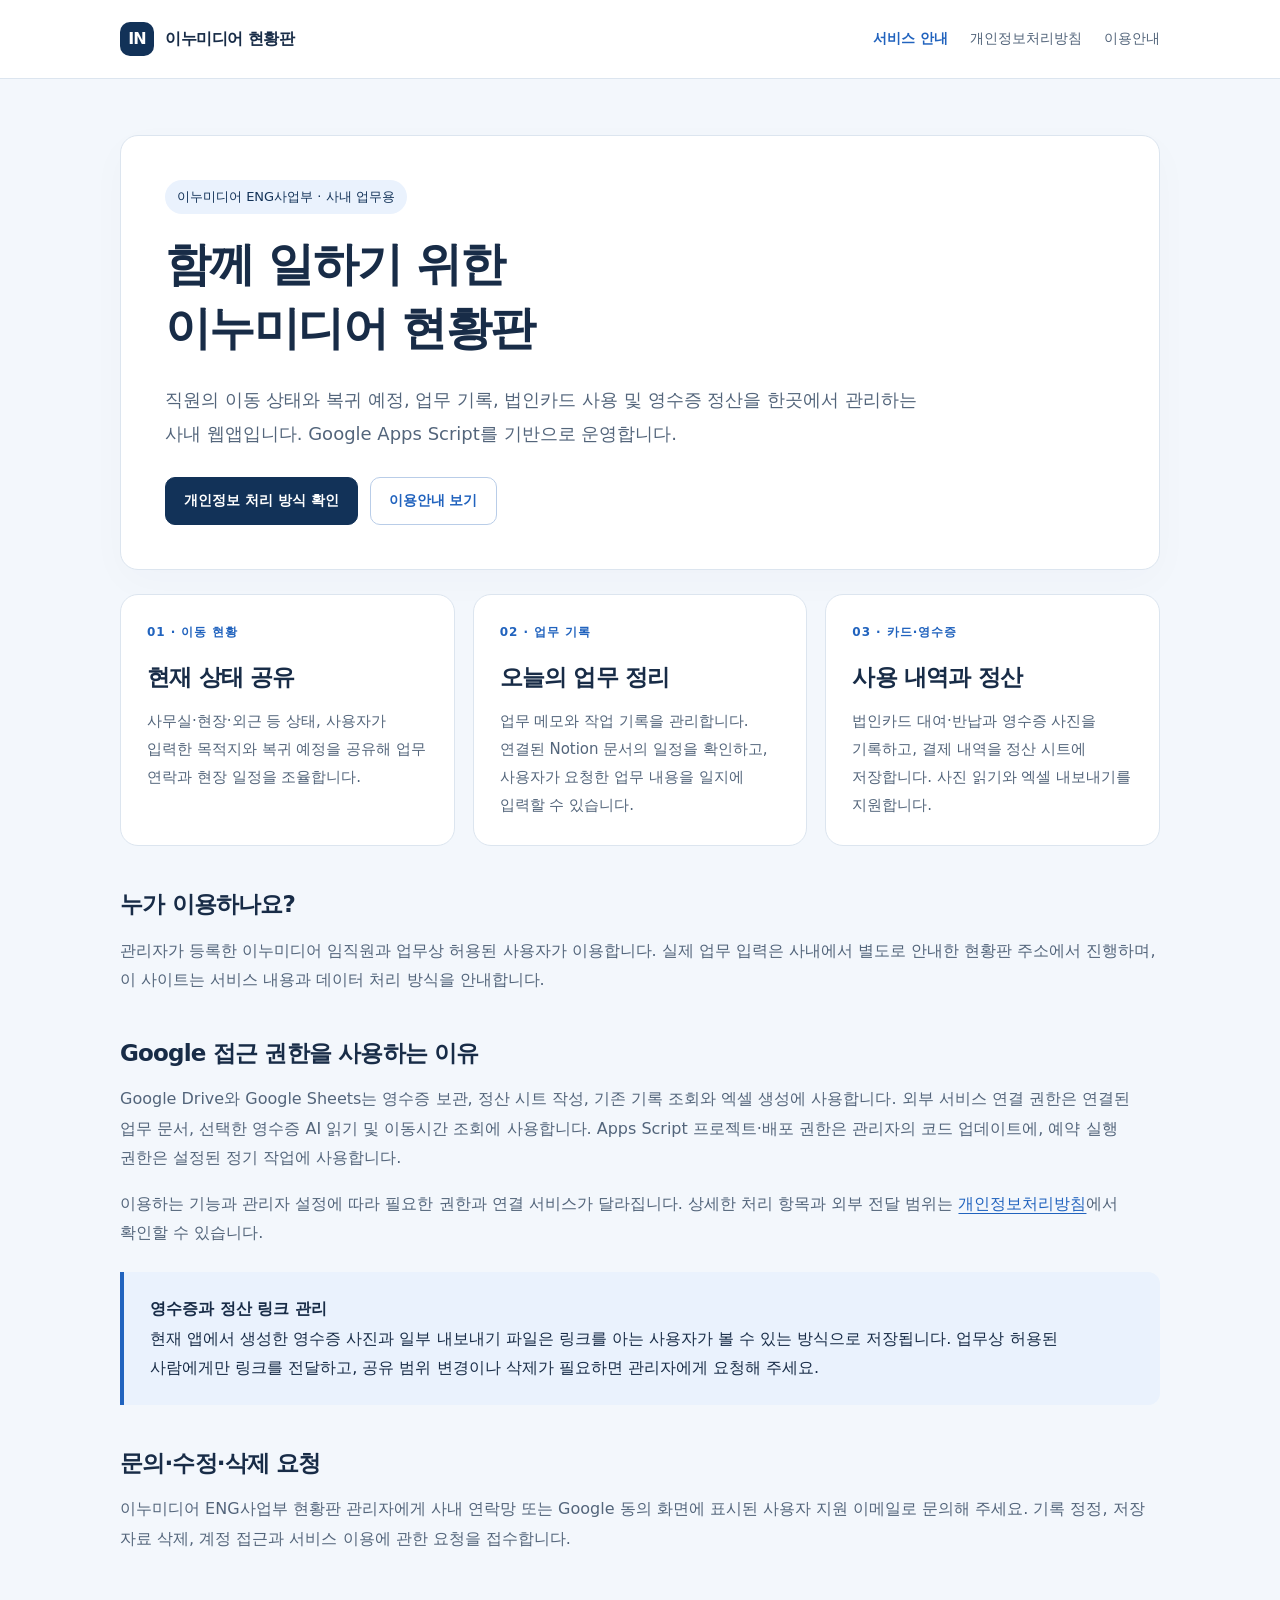
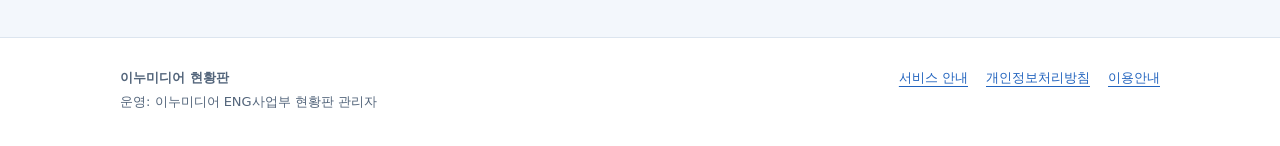
<file: index.html>
<!doctype html>
<html lang="ko">
<head>
  <meta charset="utf-8">
  <meta name="google-site-verification" content="E0adhAg2N145bV0jrgp4NmuYv8Vb5c5gwWBf3957C8Q" />
  <meta name="viewport" content="width=device-width,initial-scale=1">
  <meta name="description" content="이누미디어 ENG사업부 사내 이동현황·업무기록·법인카드·영수증 정산을 관리하는 이누미디어 현황판의 서비스 안내입니다.">
  <title>이누미디어 현황판 | 서비스 안내</title>
  <link rel="stylesheet" href="style.css">
</head>
<body>
  <a class="skip" href="#main">본문으로 건너뛰기</a>
  <header class="site-header"><div class="header-inner">
    <a class="brand" href="index.html"><span class="brand-mark" aria-hidden="true">IN</span>이누미디어 현황판</a>
    <nav class="site-nav" aria-label="사이트 메뉴"><a href="index.html" aria-current="page">서비스 안내</a><a href="privacy.html">개인정보처리방침</a><a href="terms.html">이용안내</a></nav>
  </div></header>
  <main id="main"><div class="container">
    <section class="hero" aria-labelledby="intro-title">
      <span class="tag">이누미디어 ENG사업부 · 사내 업무용</span>
      <h1 id="intro-title">함께 일하기 위한<br>이누미디어 현황판</h1>
      <p class="lead">직원의 이동 상태와 복귀 예정, 업무 기록, 법인카드 사용 및 영수증 정산을 한곳에서 관리하는 사내 웹앱입니다. Google Apps Script를 기반으로 운영합니다.</p>
      <div class="policy-links"><a class="button-link primary" href="privacy.html">개인정보 처리 방식 확인</a><a class="button-link" href="terms.html">이용안내 보기</a></div>
    </section>
    <section class="grid" aria-label="주요 기능">
      <article class="card"><span class="card-number">01 · 이동 현황</span><h2>현재 상태 공유</h2><p>사무실·현장·외근 등 상태, 사용자가 입력한 목적지와 복귀 예정을 공유해 업무 연락과 현장 일정을 조율합니다.</p></article>
      <article class="card"><span class="card-number">02 · 업무 기록</span><h2>오늘의 업무 정리</h2><p>업무 메모와 작업 기록을 관리합니다. 연결된 Notion 문서의 일정을 확인하고, 사용자가 요청한 업무 내용을 일지에 입력할 수 있습니다.</p></article>
      <article class="card"><span class="card-number">03 · 카드·영수증</span><h2>사용 내역과 정산</h2><p>법인카드 대여·반납과 영수증 사진을 기록하고, 결제 내역을 정산 시트에 저장합니다. 사진 읽기와 엑셀 내보내기를 지원합니다.</p></article>
    </section>
    <section class="section" aria-labelledby="access-title"><h2 id="access-title">누가 이용하나요?</h2><p>관리자가 등록한 이누미디어 임직원과 업무상 허용된 사용자가 이용합니다. 실제 업무 입력은 사내에서 별도로 안내한 현황판 주소에서 진행하며, 이 사이트는 서비스 내용과 데이터 처리 방식을 안내합니다.</p></section>
    <section class="section" aria-labelledby="google-title"><h2 id="google-title">Google 접근 권한을 사용하는 이유</h2><p>Google Drive와 Google Sheets는 영수증 보관, 정산 시트 작성, 기존 기록 조회와 엑셀 생성에 사용합니다. 외부 서비스 연결 권한은 연결된 업무 문서, 선택한 영수증 AI 읽기 및 이동시간 조회에 사용합니다. Apps Script 프로젝트·배포 권한은 관리자의 코드 업데이트에, 예약 실행 권한은 설정된 정기 작업에 사용합니다.</p><p>이용하는 기능과 관리자 설정에 따라 필요한 권한과 연결 서비스가 달라집니다. 상세한 처리 항목과 외부 전달 범위는 <a href="privacy.html">개인정보처리방침</a>에서 확인할 수 있습니다.</p></section>
    <aside class="notice"><p><strong>영수증과 정산 링크 관리</strong><br>현재 앱에서 생성한 영수증 사진과 일부 내보내기 파일은 링크를 아는 사용자가 볼 수 있는 방식으로 저장됩니다. 업무상 허용된 사람에게만 링크를 전달하고, 공유 범위 변경이나 삭제가 필요하면 관리자에게 요청해 주세요.</p></aside>
    <section class="section" aria-labelledby="contact-title"><h2 id="contact-title">문의·수정·삭제 요청</h2><p>이누미디어 ENG사업부 현황판 관리자에게 사내 연락망 또는 Google 동의 화면에 표시된 사용자 지원 이메일로 문의해 주세요. 기록 정정, 저장 자료 삭제, 계정 접근과 서비스 이용에 관한 요청을 접수합니다.</p></section>
  </div></main>
  <footer class="site-footer"><div class="footer-inner"><p><strong>이누미디어 현황판</strong><br>운영: 이누미디어 ENG사업부 현황판 관리자</p><nav class="footer-links" aria-label="하단 메뉴"><a href="index.html">서비스 안내</a><a href="privacy.html">개인정보처리방침</a><a href="terms.html">이용안내</a></nav></div></footer>
</body>
</html>
</file>
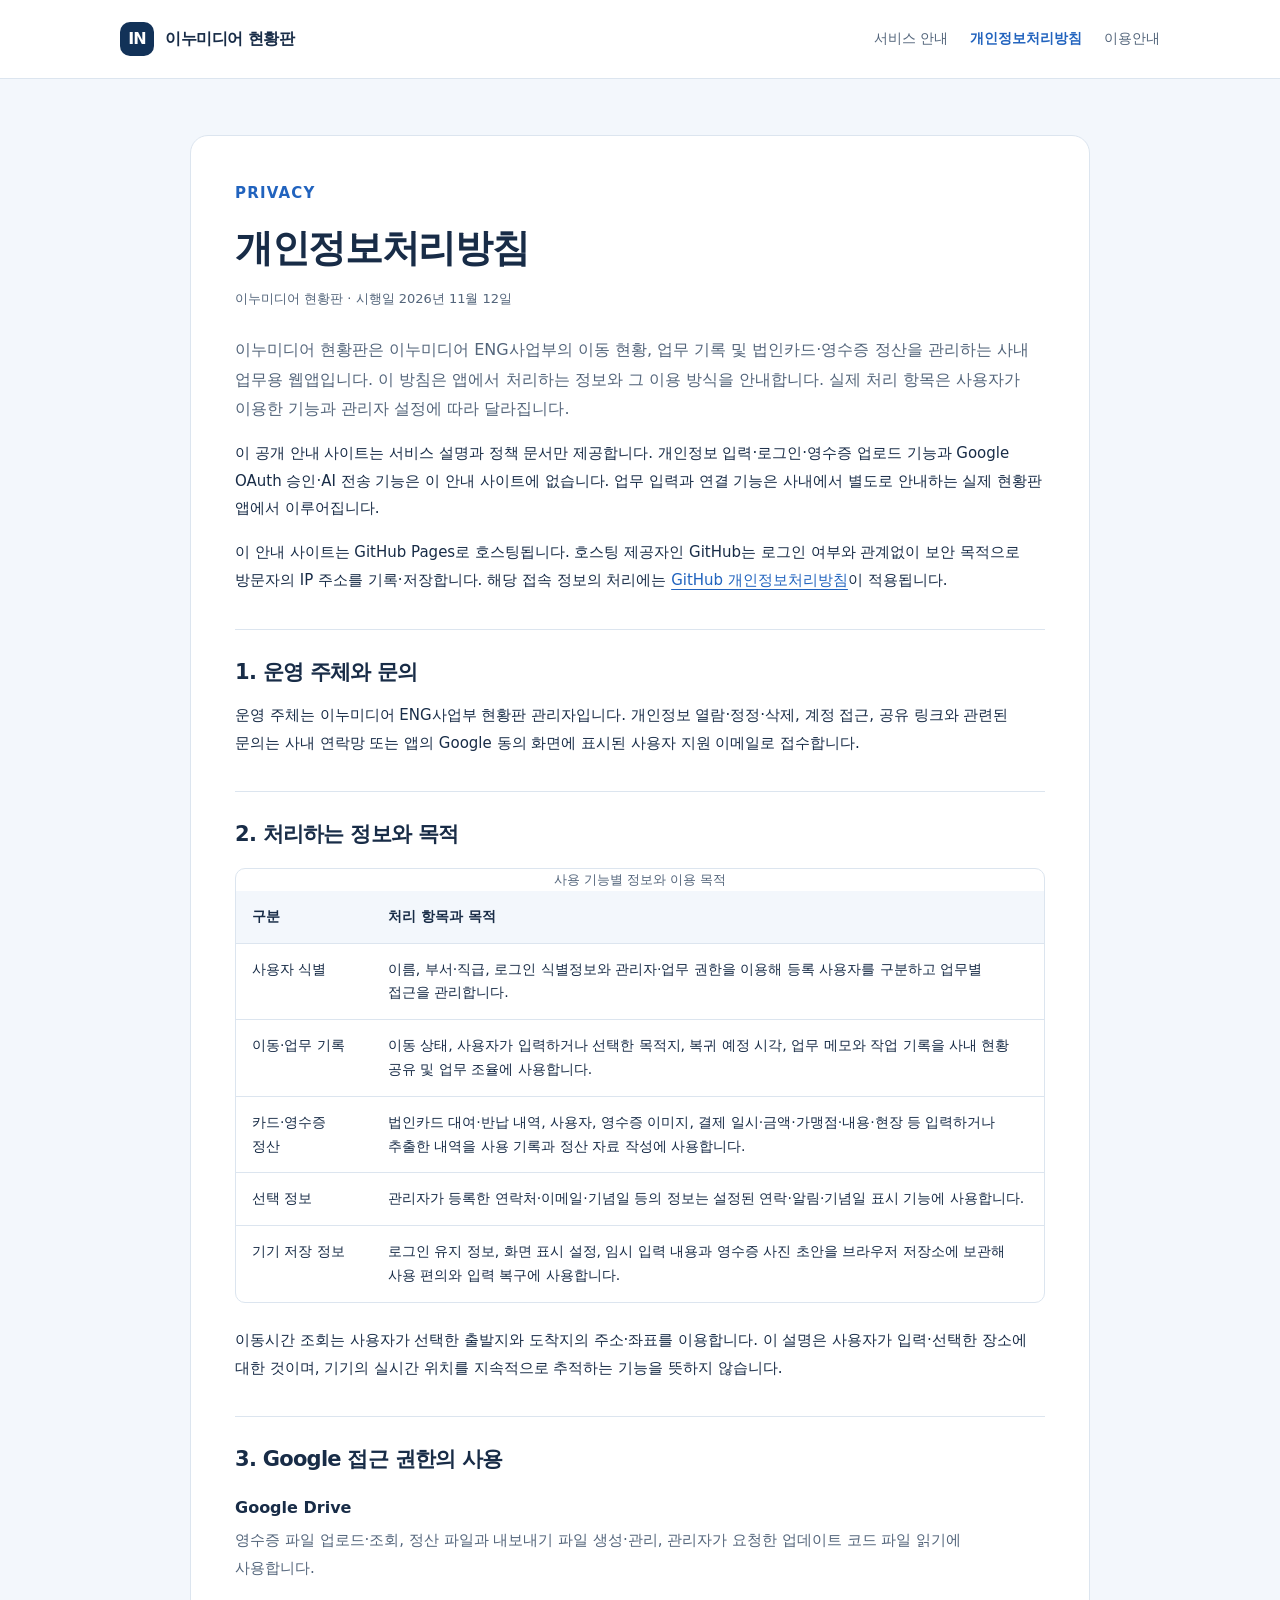
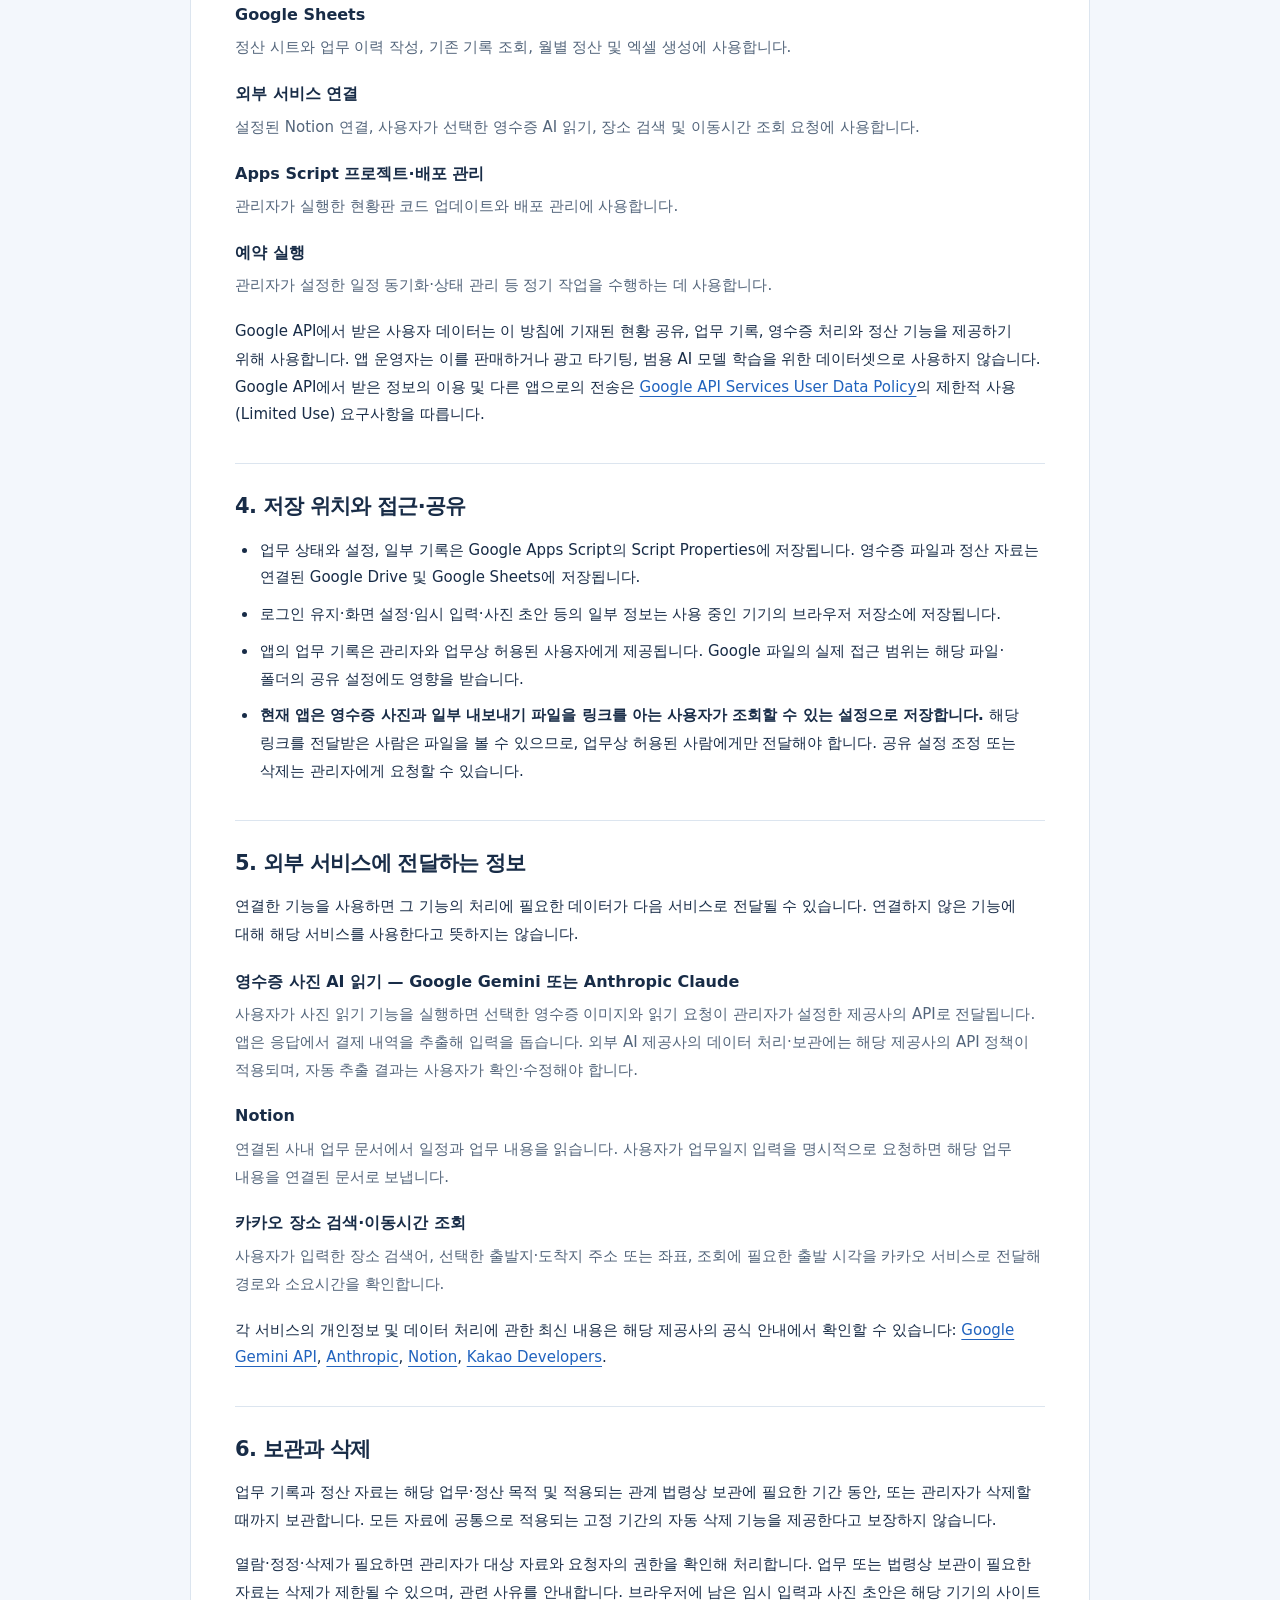
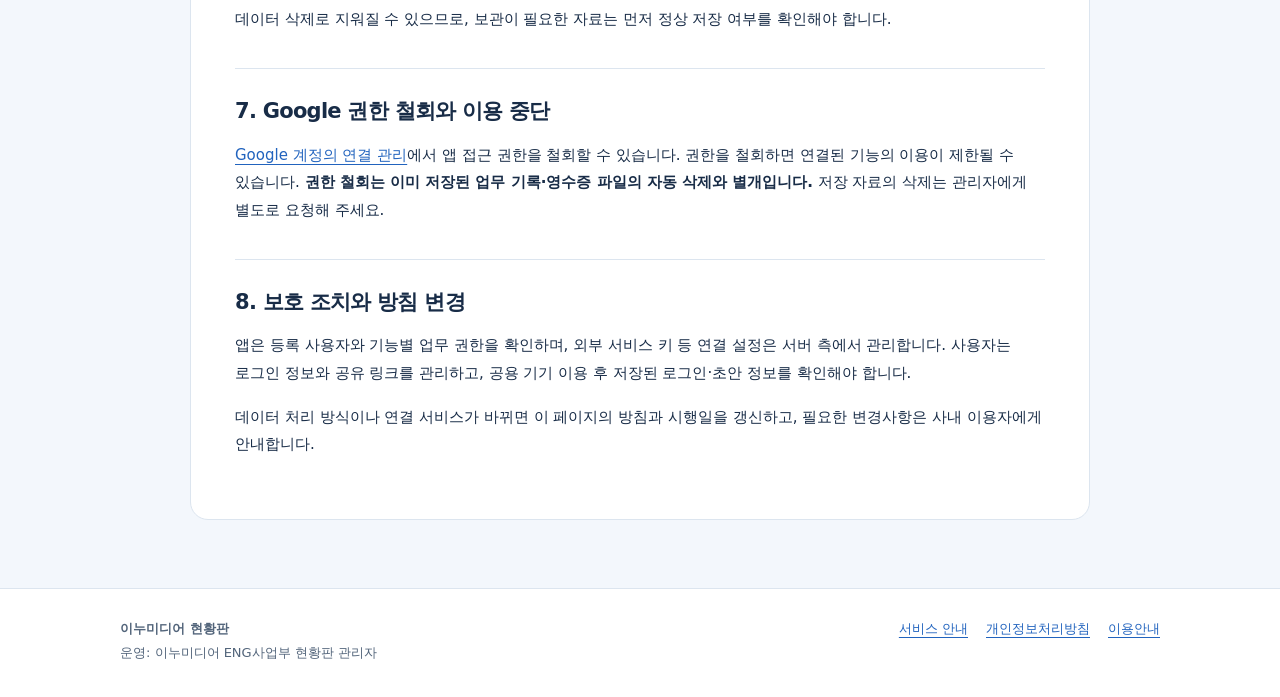
<file: privacy.html>
<!doctype html>
<html lang="ko">
<head>
  <meta charset="utf-8">
  <meta name="viewport" content="width=device-width,initial-scale=1">
  <meta name="description" content="이누미디어 현황판의 개인정보 처리 항목, 사용 목적, Google 접근 권한, 저장·외부 연결 및 삭제 요청 방법을 안내합니다.">
  <title>개인정보처리방침 | 이누미디어 현황판</title>
  <link rel="stylesheet" href="style.css">
</head>
<body>
  <a class="skip" href="#main">본문으로 건너뛰기</a>
  <header class="site-header"><div class="header-inner"><a class="brand" href="index.html"><span class="brand-mark" aria-hidden="true">IN</span>이누미디어 현황판</a><nav class="site-nav" aria-label="사이트 메뉴"><a href="index.html">서비스 안내</a><a href="privacy.html" aria-current="page">개인정보처리방침</a><a href="terms.html">이용안내</a></nav></div></header>
  <main id="main"><div class="container"><article class="document">
    <p class="eyebrow">PRIVACY</p><h1>개인정보처리방침</h1><p class="meta">이누미디어 현황판 · 시행일 2026년 11월 12일</p>
    <p class="intro">이누미디어 현황판은 이누미디어 ENG사업부의 이동 현황, 업무 기록 및 법인카드·영수증 정산을 관리하는 사내 업무용 웹앱입니다. 이 방침은 앱에서 처리하는 정보와 그 이용 방식을 안내합니다. 실제 처리 항목은 사용자가 이용한 기능과 관리자 설정에 따라 달라집니다.</p>
    <p>이 공개 안내 사이트는 서비스 설명과 정책 문서만 제공합니다. 개인정보 입력·로그인·영수증 업로드 기능과 Google OAuth 승인·AI 전송 기능은 이 안내 사이트에 없습니다. 업무 입력과 연결 기능은 사내에서 별도로 안내하는 실제 현황판 앱에서 이루어집니다.</p>
    <p>이 안내 사이트는 GitHub Pages로 호스팅됩니다. 호스팅 제공자인 GitHub는 로그인 여부와 관계없이 보안 목적으로 방문자의 IP 주소를 기록·저장합니다. 해당 접속 정보의 처리에는 <a href="https://docs.github.com/en/site-policy/privacy-policies/github-general-privacy-statement" rel="noreferrer">GitHub 개인정보처리방침</a>이 적용됩니다.</p>
    <h2>1. 운영 주체와 문의</h2><p>운영 주체는 이누미디어 ENG사업부 현황판 관리자입니다. 개인정보 열람·정정·삭제, 계정 접근, 공유 링크와 관련된 문의는 사내 연락망 또는 앱의 Google 동의 화면에 표시된 사용자 지원 이메일로 접수합니다.</p>
    <h2>2. 처리하는 정보와 목적</h2>
    <div class="table-wrap"><table><caption class="small">사용 기능별 정보와 이용 목적</caption><thead><tr><th scope="col">구분</th><th scope="col">처리 항목과 목적</th></tr></thead><tbody>
      <tr><td>사용자 식별</td><td>이름, 부서·직급, 로그인 식별정보와 관리자·업무 권한을 이용해 등록 사용자를 구분하고 업무별 접근을 관리합니다.</td></tr>
      <tr><td>이동·업무 기록</td><td>이동 상태, 사용자가 입력하거나 선택한 목적지, 복귀 예정 시각, 업무 메모와 작업 기록을 사내 현황 공유 및 업무 조율에 사용합니다.</td></tr>
      <tr><td>카드·영수증 정산</td><td>법인카드 대여·반납 내역, 사용자, 영수증 이미지, 결제 일시·금액·가맹점·내용·현장 등 입력하거나 추출한 내역을 사용 기록과 정산 자료 작성에 사용합니다.</td></tr>
      <tr><td>선택 정보</td><td>관리자가 등록한 연락처·이메일·기념일 등의 정보는 설정된 연락·알림·기념일 표시 기능에 사용합니다.</td></tr>
      <tr><td>기기 저장 정보</td><td>로그인 유지 정보, 화면 표시 설정, 임시 입력 내용과 영수증 사진 초안을 브라우저 저장소에 보관해 사용 편의와 입력 복구에 사용합니다.</td></tr>
    </tbody></table></div>
    <p>이동시간 조회는 사용자가 선택한 출발지와 도착지의 주소·좌표를 이용합니다. 이 설명은 사용자가 입력·선택한 장소에 대한 것이며, 기기의 실시간 위치를 지속적으로 추적하는 기능을 뜻하지 않습니다.</p>
    <h2>3. Google 접근 권한의 사용</h2>
    <dl><dt>Google Drive</dt><dd>영수증 파일 업로드·조회, 정산 파일과 내보내기 파일 생성·관리, 관리자가 요청한 업데이트 코드 파일 읽기에 사용합니다.</dd><dt>Google Sheets</dt><dd>정산 시트와 업무 이력 작성, 기존 기록 조회, 월별 정산 및 엑셀 생성에 사용합니다.</dd><dt>외부 서비스 연결</dt><dd>설정된 Notion 연결, 사용자가 선택한 영수증 AI 읽기, 장소 검색 및 이동시간 조회 요청에 사용합니다.</dd><dt>Apps Script 프로젝트·배포 관리</dt><dd>관리자가 실행한 현황판 코드 업데이트와 배포 관리에 사용합니다.</dd><dt>예약 실행</dt><dd>관리자가 설정한 일정 동기화·상태 관리 등 정기 작업을 수행하는 데 사용합니다.</dd></dl>
    <p>Google API에서 받은 사용자 데이터는 이 방침에 기재된 현황 공유, 업무 기록, 영수증 처리와 정산 기능을 제공하기 위해 사용합니다. 앱 운영자는 이를 판매하거나 광고 타기팅, 범용 AI 모델 학습을 위한 데이터셋으로 사용하지 않습니다. Google API에서 받은 정보의 이용 및 다른 앱으로의 전송은 <a href="https://developers.google.com/terms/api-services-user-data-policy" rel="noreferrer">Google API Services User Data Policy</a>의 제한적 사용(Limited Use) 요구사항을 따릅니다.</p>
    <h2>4. 저장 위치와 접근·공유</h2>
    <ul><li>업무 상태와 설정, 일부 기록은 Google Apps Script의 Script Properties에 저장됩니다. 영수증 파일과 정산 자료는 연결된 Google Drive 및 Google Sheets에 저장됩니다.</li><li>로그인 유지·화면 설정·임시 입력·사진 초안 등의 일부 정보는 사용 중인 기기의 브라우저 저장소에 저장됩니다.</li><li>앱의 업무 기록은 관리자와 업무상 허용된 사용자에게 제공됩니다. Google 파일의 실제 접근 범위는 해당 파일·폴더의 공유 설정에도 영향을 받습니다.</li><li><strong>현재 앱은 영수증 사진과 일부 내보내기 파일을 링크를 아는 사용자가 조회할 수 있는 설정으로 저장합니다.</strong> 해당 링크를 전달받은 사람은 파일을 볼 수 있으므로, 업무상 허용된 사람에게만 전달해야 합니다. 공유 설정 조정 또는 삭제는 관리자에게 요청할 수 있습니다.</li></ul>
    <h2>5. 외부 서비스에 전달하는 정보</h2>
    <p>연결한 기능을 사용하면 그 기능의 처리에 필요한 데이터가 다음 서비스로 전달될 수 있습니다. 연결하지 않은 기능에 대해 해당 서비스를 사용한다고 뜻하지는 않습니다.</p>
    <dl><dt>영수증 사진 AI 읽기 — Google Gemini 또는 Anthropic Claude</dt><dd>사용자가 사진 읽기 기능을 실행하면 선택한 영수증 이미지와 읽기 요청이 관리자가 설정한 제공사의 API로 전달됩니다. 앱은 응답에서 결제 내역을 추출해 입력을 돕습니다. 외부 AI 제공사의 데이터 처리·보관에는 해당 제공사의 API 정책이 적용되며, 자동 추출 결과는 사용자가 확인·수정해야 합니다.</dd><dt>Notion</dt><dd>연결된 사내 업무 문서에서 일정과 업무 내용을 읽습니다. 사용자가 업무일지 입력을 명시적으로 요청하면 해당 업무 내용을 연결된 문서로 보냅니다.</dd><dt>카카오 장소 검색·이동시간 조회</dt><dd>사용자가 입력한 장소 검색어, 선택한 출발지·도착지 주소 또는 좌표, 조회에 필요한 출발 시각을 카카오 서비스로 전달해 경로와 소요시간을 확인합니다.</dd></dl>
    <p>각 서비스의 개인정보 및 데이터 처리에 관한 최신 내용은 해당 제공사의 공식 안내에서 확인할 수 있습니다: <a href="https://ai.google.dev/" rel="noreferrer">Google Gemini API</a>, <a href="https://www.anthropic.com/" rel="noreferrer">Anthropic</a>, <a href="https://www.notion.com/" rel="noreferrer">Notion</a>, <a href="https://developers.kakao.com/" rel="noreferrer">Kakao Developers</a>.</p>
    <h2>6. 보관과 삭제</h2>
    <p>업무 기록과 정산 자료는 해당 업무·정산 목적 및 적용되는 관계 법령상 보관에 필요한 기간 동안, 또는 관리자가 삭제할 때까지 보관합니다. 모든 자료에 공통으로 적용되는 고정 기간의 자동 삭제 기능을 제공한다고 보장하지 않습니다.</p>
    <p>열람·정정·삭제가 필요하면 관리자가 대상 자료와 요청자의 권한을 확인해 처리합니다. 업무 또는 법령상 보관이 필요한 자료는 삭제가 제한될 수 있으며, 관련 사유를 안내합니다. 브라우저에 남은 임시 입력과 사진 초안은 해당 기기의 사이트 데이터 삭제로 지워질 수 있으므로, 보관이 필요한 자료는 먼저 정상 저장 여부를 확인해야 합니다.</p>
    <h2>7. Google 권한 철회와 이용 중단</h2>
    <p><a href="https://myaccount.google.com/connections" rel="noreferrer">Google 계정의 연결 관리</a>에서 앱 접근 권한을 철회할 수 있습니다. 권한을 철회하면 연결된 기능의 이용이 제한될 수 있습니다. <strong>권한 철회는 이미 저장된 업무 기록·영수증 파일의 자동 삭제와 별개입니다.</strong> 저장 자료의 삭제는 관리자에게 별도로 요청해 주세요.</p>
    <h2>8. 보호 조치와 방침 변경</h2>
    <p>앱은 등록 사용자와 기능별 업무 권한을 확인하며, 외부 서비스 키 등 연결 설정은 서버 측에서 관리합니다. 사용자는 로그인 정보와 공유 링크를 관리하고, 공용 기기 이용 후 저장된 로그인·초안 정보를 확인해야 합니다.</p>
    <p>데이터 처리 방식이나 연결 서비스가 바뀌면 이 페이지의 방침과 시행일을 갱신하고, 필요한 변경사항은 사내 이용자에게 안내합니다.</p>
  </article></div></main>
  <footer class="site-footer"><div class="footer-inner"><p><strong>이누미디어 현황판</strong><br>운영: 이누미디어 ENG사업부 현황판 관리자</p><nav class="footer-links" aria-label="하단 메뉴"><a href="index.html">서비스 안내</a><a href="privacy.html">개인정보처리방침</a><a href="terms.html">이용안내</a></nav></div></footer>
</body>
</html>
</file>
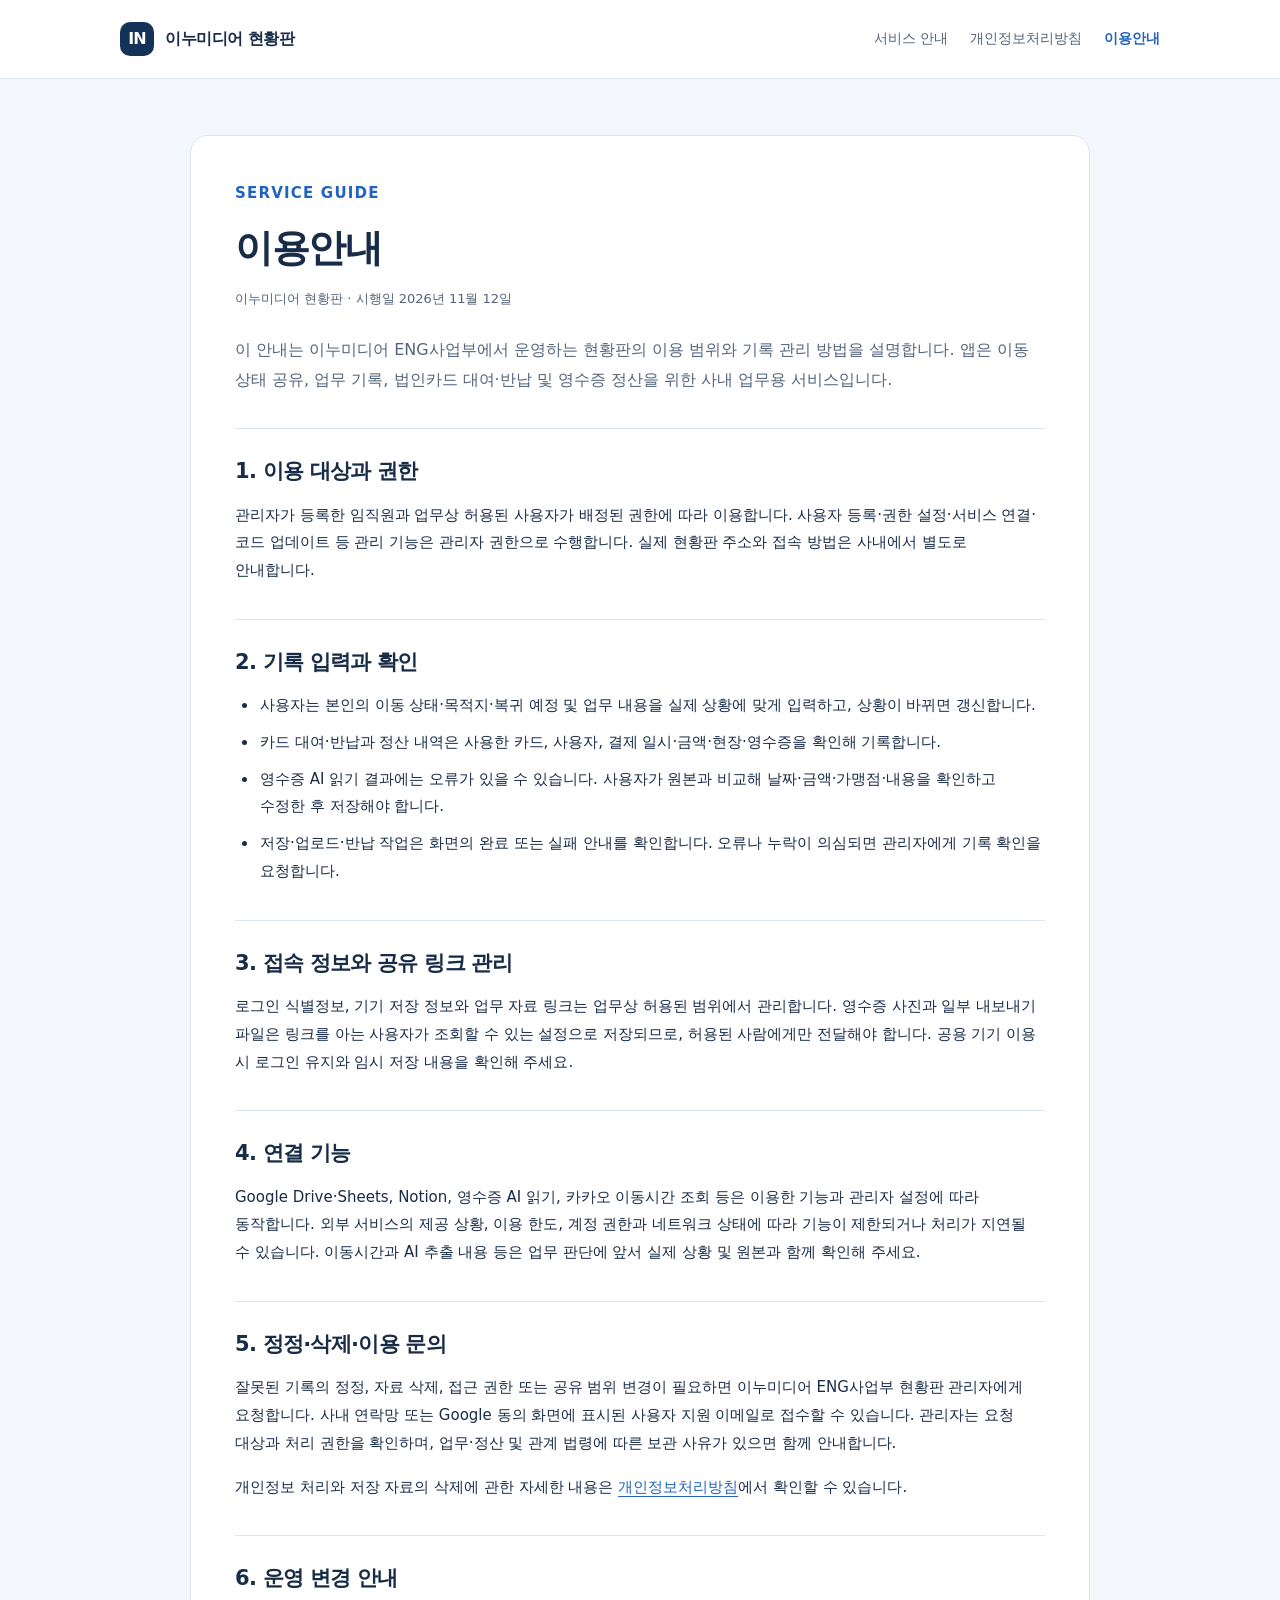
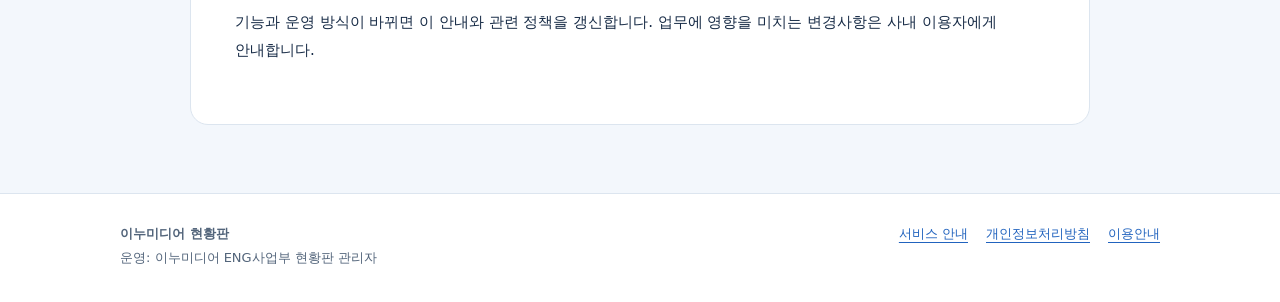
<file: terms.html>
<!doctype html>
<html lang="ko">
<head>
  <meta charset="utf-8">
  <meta name="viewport" content="width=device-width,initial-scale=1">
  <meta name="description" content="이누미디어 현황판의 사내 업무용 이용 범위, 사용자 역할, 기록 확인 및 문의 절차를 안내합니다.">
  <title>이용안내 | 이누미디어 현황판</title>
  <link rel="stylesheet" href="style.css">
</head>
<body>
  <a class="skip" href="#main">본문으로 건너뛰기</a>
  <header class="site-header"><div class="header-inner"><a class="brand" href="index.html"><span class="brand-mark" aria-hidden="true">IN</span>이누미디어 현황판</a><nav class="site-nav" aria-label="사이트 메뉴"><a href="index.html">서비스 안내</a><a href="privacy.html">개인정보처리방침</a><a href="terms.html" aria-current="page">이용안내</a></nav></div></header>
  <main id="main"><div class="container"><article class="document">
    <p class="eyebrow">SERVICE GUIDE</p><h1>이용안내</h1><p class="meta">이누미디어 현황판 · 시행일 2026년 11월 12일</p>
    <p class="intro">이 안내는 이누미디어 ENG사업부에서 운영하는 현황판의 이용 범위와 기록 관리 방법을 설명합니다. 앱은 이동 상태 공유, 업무 기록, 법인카드 대여·반납 및 영수증 정산을 위한 사내 업무용 서비스입니다.</p>
    <h2>1. 이용 대상과 권한</h2><p>관리자가 등록한 임직원과 업무상 허용된 사용자가 배정된 권한에 따라 이용합니다. 사용자 등록·권한 설정·서비스 연결·코드 업데이트 등 관리 기능은 관리자 권한으로 수행합니다. 실제 현황판 주소와 접속 방법은 사내에서 별도로 안내합니다.</p>
    <h2>2. 기록 입력과 확인</h2><ul><li>사용자는 본인의 이동 상태·목적지·복귀 예정 및 업무 내용을 실제 상황에 맞게 입력하고, 상황이 바뀌면 갱신합니다.</li><li>카드 대여·반납과 정산 내역은 사용한 카드, 사용자, 결제 일시·금액·현장·영수증을 확인해 기록합니다.</li><li>영수증 AI 읽기 결과에는 오류가 있을 수 있습니다. 사용자가 원본과 비교해 날짜·금액·가맹점·내용을 확인하고 수정한 후 저장해야 합니다.</li><li>저장·업로드·반납 작업은 화면의 완료 또는 실패 안내를 확인합니다. 오류나 누락이 의심되면 관리자에게 기록 확인을 요청합니다.</li></ul>
    <h2>3. 접속 정보와 공유 링크 관리</h2><p>로그인 식별정보, 기기 저장 정보와 업무 자료 링크는 업무상 허용된 범위에서 관리합니다. 영수증 사진과 일부 내보내기 파일은 링크를 아는 사용자가 조회할 수 있는 설정으로 저장되므로, 허용된 사람에게만 전달해야 합니다. 공용 기기 이용 시 로그인 유지와 임시 저장 내용을 확인해 주세요.</p>
    <h2>4. 연결 기능</h2><p>Google Drive·Sheets, Notion, 영수증 AI 읽기, 카카오 이동시간 조회 등은 이용한 기능과 관리자 설정에 따라 동작합니다. 외부 서비스의 제공 상황, 이용 한도, 계정 권한과 네트워크 상태에 따라 기능이 제한되거나 처리가 지연될 수 있습니다. 이동시간과 AI 추출 내용 등은 업무 판단에 앞서 실제 상황 및 원본과 함께 확인해 주세요.</p>
    <h2>5. 정정·삭제·이용 문의</h2><p>잘못된 기록의 정정, 자료 삭제, 접근 권한 또는 공유 범위 변경이 필요하면 이누미디어 ENG사업부 현황판 관리자에게 요청합니다. 사내 연락망 또는 Google 동의 화면에 표시된 사용자 지원 이메일로 접수할 수 있습니다. 관리자는 요청 대상과 처리 권한을 확인하며, 업무·정산 및 관계 법령에 따른 보관 사유가 있으면 함께 안내합니다.</p><p>개인정보 처리와 저장 자료의 삭제에 관한 자세한 내용은 <a href="privacy.html">개인정보처리방침</a>에서 확인할 수 있습니다.</p>
    <h2>6. 운영 변경 안내</h2><p>기능과 운영 방식이 바뀌면 이 안내와 관련 정책을 갱신합니다. 업무에 영향을 미치는 변경사항은 사내 이용자에게 안내합니다.</p>
  </article></div></main>
  <footer class="site-footer"><div class="footer-inner"><p><strong>이누미디어 현황판</strong><br>운영: 이누미디어 ENG사업부 현황판 관리자</p><nav class="footer-links" aria-label="하단 메뉴"><a href="index.html">서비스 안내</a><a href="privacy.html">개인정보처리방침</a><a href="terms.html">이용안내</a></nav></div></footer>
</body>
</html>
</file>
<file: style.css>
:root{color-scheme:light;--ink:#182c47;--muted:#53657b;--blue:#2163be;--line:#dce5ef;--paper:#fff;--wash:#f3f7fc;--navy:#123258;--radius:18px}
*{box-sizing:border-box}
html{scroll-behavior:smooth}
body{margin:0;color:var(--ink);background:var(--wash);font-family:system-ui,-apple-system,BlinkMacSystemFont,"Segoe UI","Noto Sans KR",sans-serif;line-height:1.85;word-break:keep-all;overflow-wrap:anywhere}
a{color:var(--blue);text-underline-offset:4px}
a:hover{text-decoration-thickness:2px}
a:focus-visible{outline:3px solid #75aaff;outline-offset:5px;border-radius:3px}
.skip{position:absolute;left:16px;top:-80px;background:#fff;padding:8px 14px;z-index:2}.skip:focus{top:12px}
.site-header{background:var(--paper);border-bottom:1px solid var(--line)}
.header-inner,.container,.footer-inner{width:min(1040px,calc(100% - 48px));margin:auto}
.header-inner{display:flex;justify-content:space-between;align-items:center;gap:24px;padding:22px 0}
.brand{display:flex;align-items:center;gap:11px;text-decoration:none;color:var(--ink);font-weight:760;letter-spacing:-.03em}
.brand-mark{display:grid;place-items:center;width:34px;height:34px;border-radius:10px;background:var(--navy);color:#fff;font-size:16px;letter-spacing:-1px}
.site-nav{display:flex;flex-wrap:wrap;gap:8px 22px;font-size:14px}
.site-nav a{color:var(--muted);text-decoration:none}.site-nav a[aria-current=page]{color:var(--blue);font-weight:750}
main{padding:56px 0 68px}
.eyebrow{margin:0 0 14px;color:var(--blue);font-weight:750;font-size:13px;letter-spacing:.08em}
h1,h2,h3{line-height:1.4;letter-spacing:-.035em}
h1{font-size:clamp(30px,4.5vw,46px);margin:0 0 22px;font-weight:780}
h2{font-size:23px;margin:0 0 15px}
h3{font-size:17px;margin:0 0 8px}
p{margin:0 0 16px}.lead{font-size:18px;max-width:760px;color:var(--muted);line-height:1.9}
.hero{padding:44px;background:var(--paper);border:1px solid var(--line);border-radius:var(--radius);box-shadow:0 12px 40px #12325806}
.hero .tag{display:inline-block;font-size:13px;color:var(--navy);background:#eaf2fd;padding:5px 12px;border-radius:100px;margin-bottom:18px}
.grid{display:grid;grid-template-columns:repeat(3,1fr);gap:18px;margin:24px 0 34px}
.card{padding:26px;background:var(--paper);border:1px solid var(--line);border-radius:var(--radius)}
.card p{font-size:15px;color:var(--muted);margin-bottom:0}
.card-number{display:block;font-size:12px;color:var(--blue);font-weight:800;letter-spacing:.08em;margin-bottom:18px}
.section{margin-top:42px}.section p{color:var(--muted)}
.notice{padding:22px 26px;border-left:4px solid var(--blue);background:#eaf2fd;border-radius:0 12px 12px 0;margin:24px 0}
.notice p{margin:0;color:var(--ink)}
.policy-links{display:flex;flex-wrap:wrap;gap:12px;margin-top:26px}
.button-link{display:inline-block;padding:10px 18px;border:1px solid #b9cde8;background:var(--paper);border-radius:10px;text-decoration:none;font-weight:700;font-size:14px}
.button-link.primary{background:var(--navy);border-color:var(--navy);color:#fff}
.document{background:var(--paper);border:1px solid var(--line);border-radius:var(--radius);padding:44px;max-width:900px;margin:auto}
.document h1{font-size:clamp(29px,4vw,38px);margin-bottom:12px}
.document h2{font-size:21px;margin-top:34px;padding-top:28px;border-top:1px solid var(--line)}
.document h3{margin-top:24px}
.document p,.document li,.document dd{font-size:15px}
.document ul,.document ol{padding-left:23px;margin:12px 0 20px}
.document li{padding-left:2px;margin-bottom:9px}
.document li:last-child{margin-bottom:0}
.document .meta{font-size:13px;color:var(--muted);margin-bottom:24px}
.document .intro{font-size:16px;color:var(--muted)}
.document dl{margin:18px 0}.document dt{font-weight:750;margin-top:17px}.document dd{margin:5px 0 0;color:var(--muted)}
.table-wrap{overflow-x:auto;margin:18px 0 24px;border:1px solid var(--line);border-radius:10px}
table{width:100%;border-collapse:collapse;font-size:14px;line-height:1.7}
th,td{text-align:left;vertical-align:top;padding:14px 16px;border-bottom:1px solid var(--line)}
th{background:var(--wash);font-weight:750}tr:last-child td{border-bottom:0}
th:first-child,td:first-child{min-width:130px}
.small{font-size:13px;color:var(--muted)}
.site-footer{background:var(--paper);border-top:1px solid var(--line)}
.footer-inner{display:flex;justify-content:space-between;gap:24px;padding:28px 0 32px;font-size:13px;color:var(--muted)}
.footer-inner p{margin:0}.footer-links{display:flex;flex-wrap:wrap;align-content:flex-start;gap:6px 18px}
@media(max-width:760px){.header-inner,.container,.footer-inner{width:calc(100% - 32px)}.header-inner{align-items:flex-start;flex-direction:column;gap:12px;padding:17px 0}.site-nav{font-size:13px;gap:8px 20px}main{padding:30px 0 44px}.hero,.document{padding:27px 22px}.lead{font-size:16px}.grid{grid-template-columns:1fr;gap:12px;margin:18px 0 28px}.card{padding:23px}.card-number{margin-bottom:9px}.section{margin-top:32px}.notice{padding:18px 20px}.footer-inner{flex-direction:column;gap:16px}.document h2{margin-top:28px;padding-top:24px}th,td{padding:12px}.document p,.document li,.document dd{font-size:14px}}
@media(prefers-reduced-motion:reduce){html{scroll-behavior:auto}}
@media print{body{background:#fff}.site-header,.site-footer,.skip,.policy-links{display:none}main{padding:0}.container{width:100%}.document,.hero,.card{border:0;box-shadow:none;padding:0}.document{max-width:none}h2,h3{break-after:avoid}tr{break-inside:avoid}a{color:inherit}}
</file>
